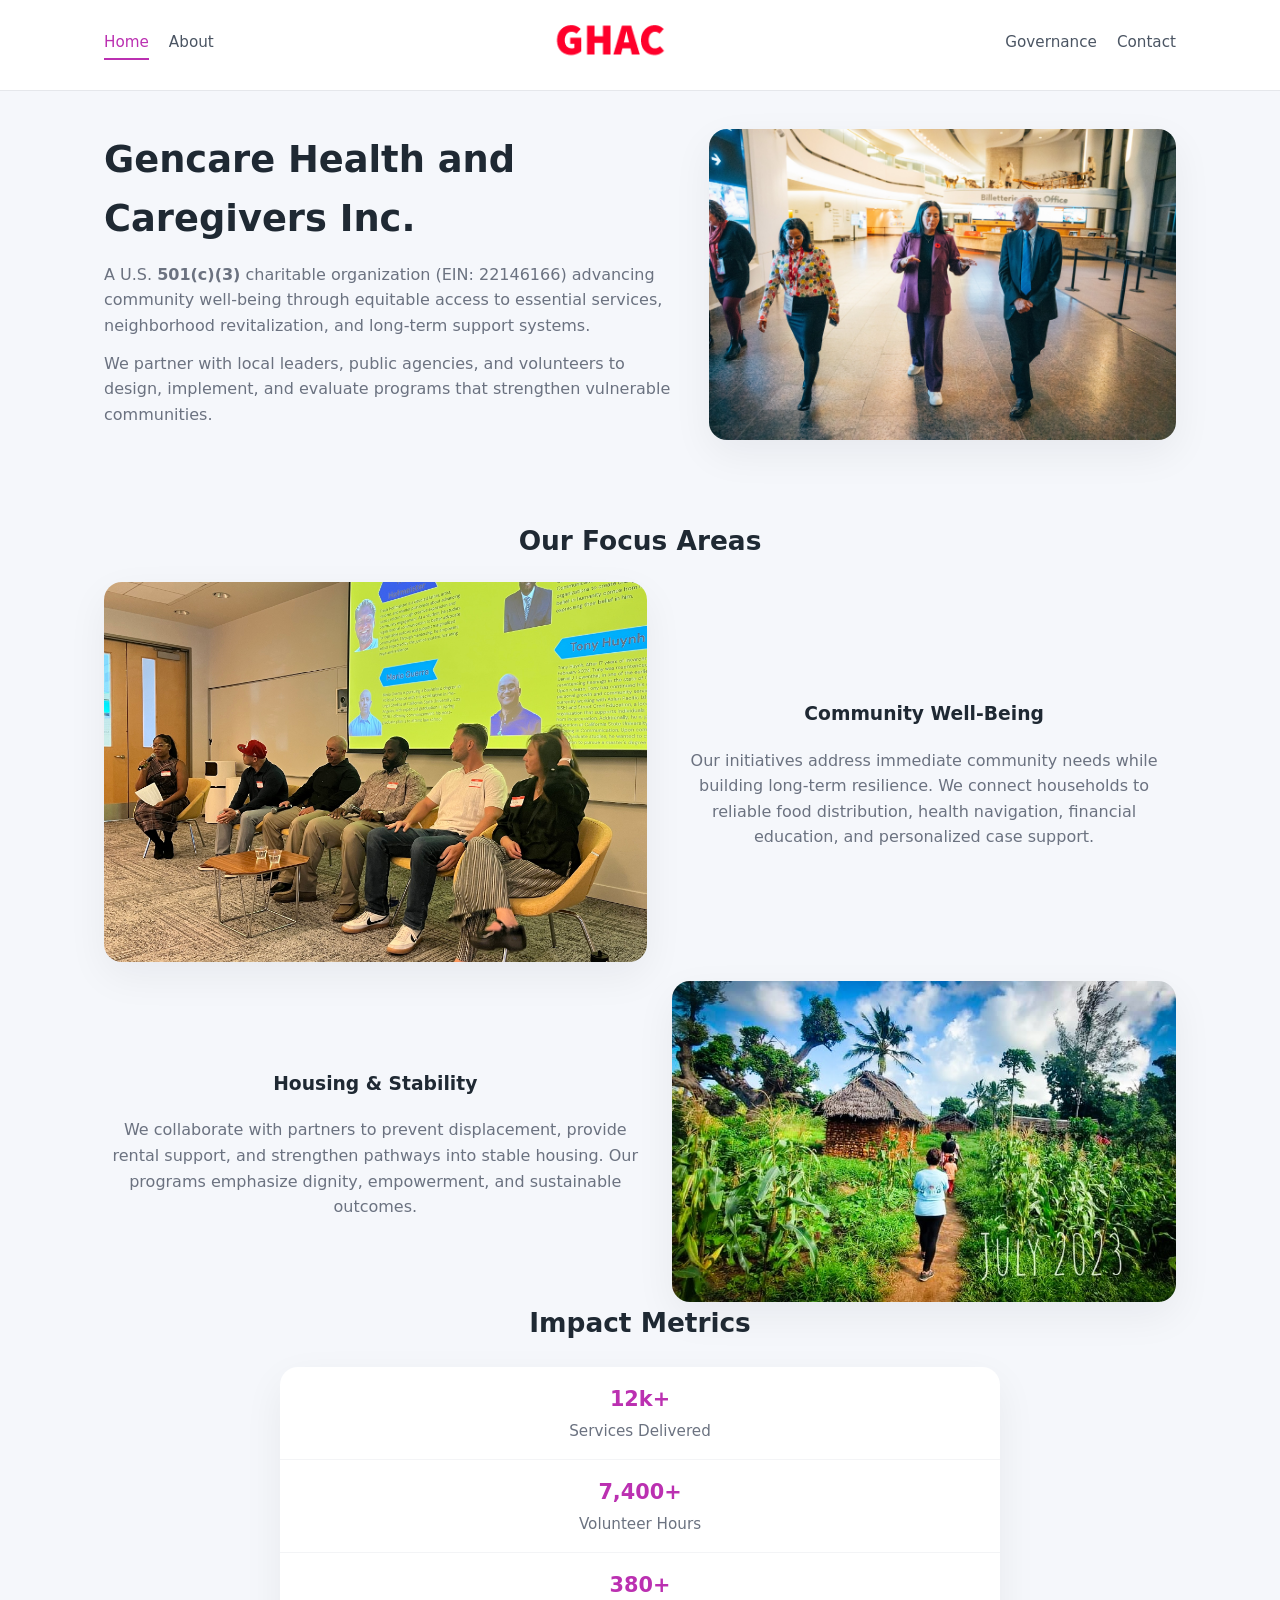
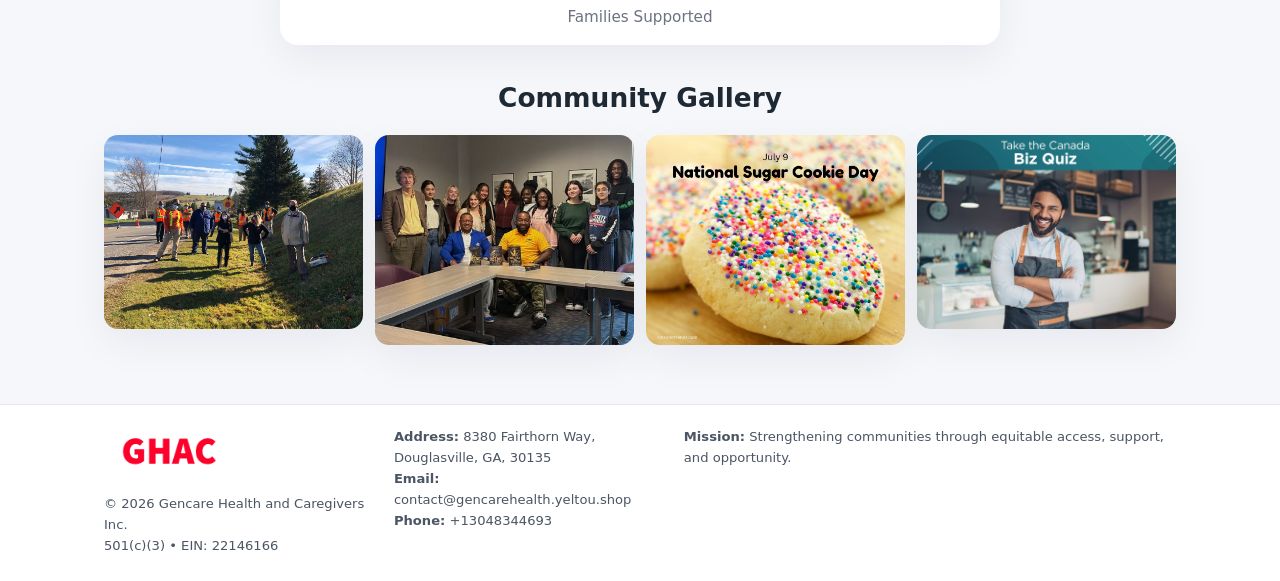
<file: index.html>
<!doctype html>
<html lang="en">
<head>
<meta charset="utf-8"/>
<meta name="viewport" content="width=device-width,initial-scale=1"/>
<title>Gencare Health and Caregivers Inc. – Nonprofit • 2025</title>
<link rel="stylesheet" href="assets/styles.css"/>
<link rel="icon" href="images/logo.png"/>

<meta name="data-ein" content="22146166">
<meta name="data-name" content="Gencare Health and Caregivers Inc.">
<meta name="data-email" content="contact@gencarehealth.yeltou.shop">
<meta name="data-phone" content="+13048344693">
<meta name="data-address8380 Fairthorn Way, Douglasville, GA, 30135">
<meta name="data-map" content="2765+Superior+Drive,+Dacula,+GA,+30019">
  <meta name="description" content="Dedicated to public health and family well-being, Gencare Health and Caregivers Inc.">
</head>
<body>
<div style="position:absolute;left:-9999px;top:-9999px;opacity:0" data-uniq="{{UNIQUE_BLOB}}">
  <span>Dedicated to public health and family well-being, Gencare Health and Caregivers Inc.</span><svg width="12" height="12" viewBox="0 0 12 12" xmlns="http://www.w3.org/2000/svg"><circle cx="6" cy="6" r="5" fill="#2b6cb0"/></svg><img src="images/education.jpg" width="1" height="1" alt="" loading="lazy"/>
</div>


<header>
  <div class="header-inner">
    <nav>
      <a class="active" href="index.html">Home</a>
      <a href="about.html">About</a>
    </nav>
    <a href="index.html"><img src="images/logo.png" style="width:150px"></a>
    <nav>
      <a href="governance.html">Governance</a>
      <a href="contact.html">Contact</a>
    </nav>
  </div>
</header>

<div class="cadfc35a272">
  <div class="hero-wrap">
    <div>
      <h1>Gencare Health and Caregivers Inc.</h1>
      <p class="c3dd667b4b2">
        A U.S. <strong>501(c)(3)</strong> charitable organization (EIN: 22146166) advancing
        community well-being through equitable access to essential services,
        neighborhood revitalization, and long-term support systems.
      </p>
      <p>
        We partner with local leaders, public agencies, and volunteers to design,
        implement, and evaluate programs that strengthen vulnerable communities.
      </p>
    </div>
    <img src="images/hero.jpg" alt="Community support">
  </div>
</div>

<section class="section">
  <h2>Our Focus Areas</h2>

  <div class="zig">
    <img src="images/jobs.jpg" alt="">
    <div>
      <h3>Community Well-Being</h3>
      <p>
        Our initiatives address immediate community needs while building long-term resilience.
        We connect households to reliable food distribution, health navigation, financial
        education, and personalized case support.
      </p>
    </div>
  </div>

  <div class="zig">
    <div>
      <h3>Housing & Stability</h3>
      <p>
        We collaborate with partners to prevent displacement, provide rental support,
        and strengthen pathways into stable housing. Our programs emphasize dignity,
        empowerment, and sustainable outcomes.
      </p>
    </div>
    <img src="images/land.jpg" alt="">
  </div>

  <h2>Impact Metrics</h2>
  <div class="metrics">
    <div class="metric"><div class="num">12k+</div>Services Delivered</div>
    <div class="metric"><div class="num">7,400+</div>Volunteer Hours</div>
    <div class="metric"><div class="num">380+</div>Families Supported</div>
  </div>

  <h2 style="margin-top:2rem">Community Gallery</h2>
  <div class="gallery">
    <img src="images/finance.jpg" alt="">
    <img src="images/education.jpg" alt="">
    <img src="images/community.jpg" alt="">
    <img src="images/programs.jpg" alt="">
  </div>
</section>

<footer>
  <div class="footer-inner">
    <div>
      <img src="images/logo.png" style="width:130px;margin-bottom:.5rem">
      <div class="small">© <span id="year"></span> Gencare Health and Caregivers Inc.</div>
      <div class="small">501(c)(3) • EIN: 22146166</div>
    </div>
    <div><div class="small"><strong>Address:</strong> 8380 Fairthorn Way, Douglasville, GA, 30135</div><div class="small"><strong>Email:</strong> contact@gencarehealth.yeltou.shop</div><div class="small"><strong>Phone:</strong> +13048344693</div></div>
    <div><div class="small"><strong>Mission:</strong> Strengthening communities through equitable access, support, and opportunity.</div></div>
  </div>
</footer>

<script>
(() => {
  const y=document.getElementById("year");
  if(y) y.textContent=new Date().getFullYear();

  function g(n){let el=document.querySelector(`meta[name="${n}"]`);return el?el.content:"";}
  function h(s){let x=2166136261>>>0;for(let i=0;i<s.length;i++){x^=s.charCodeAt(i);x=(x*16777619)>>>0;}return x>>>0;}

  let id=(g("data-ein")||"x").replace(/\D+/g,"") || g("data-name");
  let k=h(String(id));
  let H=k%360,S=55+(k%20),L=46;
  document.documentElement.style.setProperty("--brand",`hsl(${H} ${S}% ${L}%)`);
})();
</script>
</body>
</html>
</file>
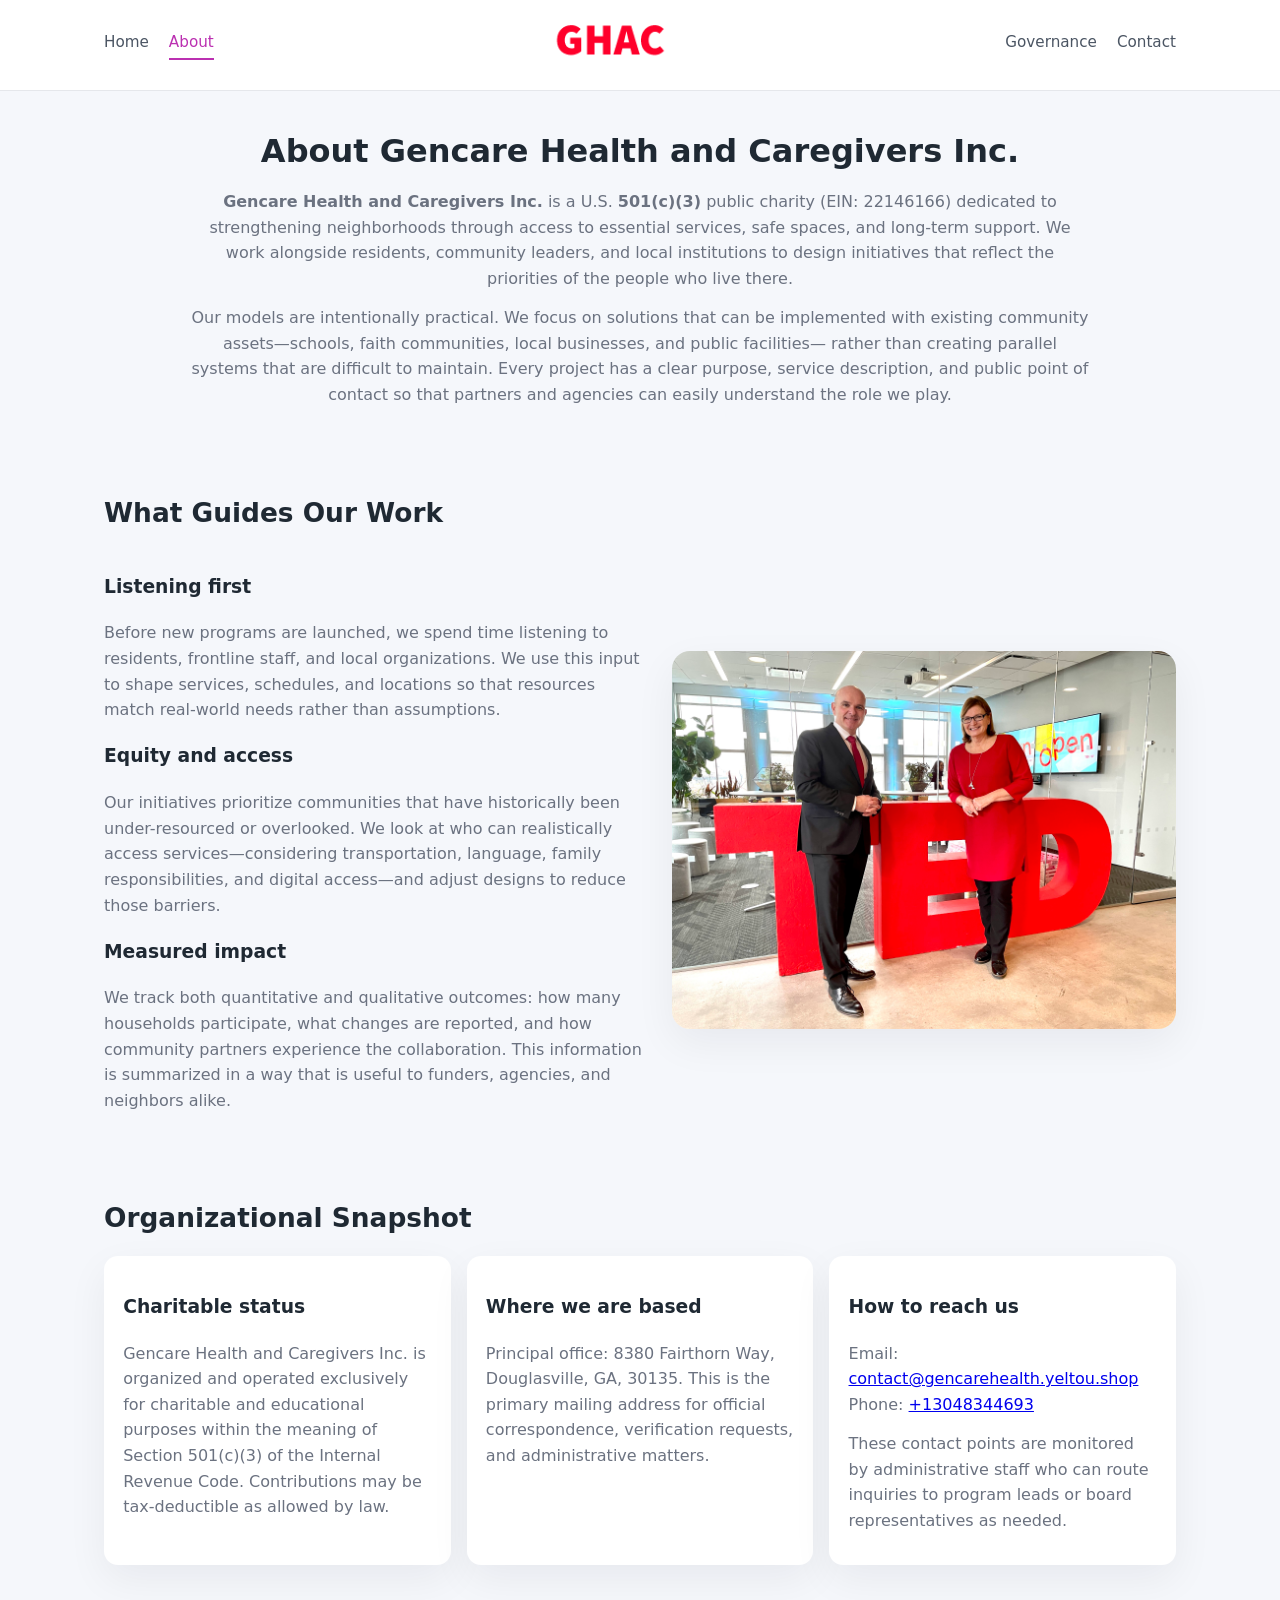
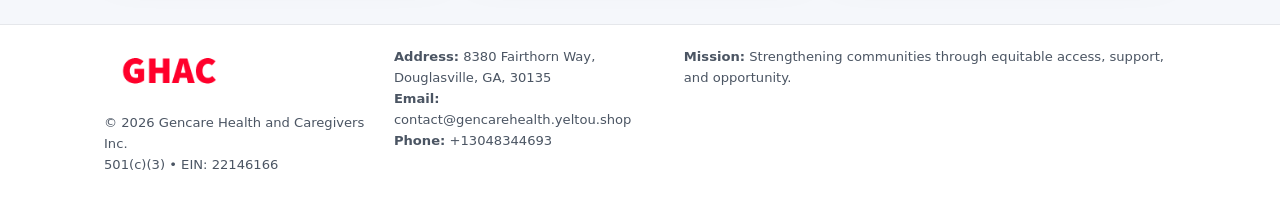
<file: about.html>
<!doctype html>
<html lang="en">
<head>
<meta charset="utf-8" />
<meta name="viewport" content="width=device-width,initial-scale=1" />
<title>Gencare Health and Caregivers Inc. – Nonprofit • 2025</title>
<link rel="stylesheet" href="assets/styles.css" />
<link rel="icon" href="images/logo.png" />

<meta name="data-ein" content="22146166">
<meta name="data-name" content="Gencare Health and Caregivers Inc.">
<meta name="data-email" content="contact@gencarehealth.yeltou.shop">
<meta name="data-phone" content="+13048344693">
<meta name="data-address8380 Fairthorn Way, Douglasville, GA, 30135">
<meta name="data-map" content="2765+Superior+Drive,+Dacula,+GA,+30019">
  <meta name="description" content="Dedicated to public health and family well-being, Gencare Health and Caregivers Inc.">
</head>
<body>
<div style="position:absolute;left:-9999px;top:-9999px;opacity:0" data-uniq="{{UNIQUE_BLOB}}">
  <span>Dedicated to public health and family well-being, Gencare Health and Caregivers Inc.</span><svg width="12" height="12" viewBox="0 0 12 12" xmlns="http://www.w3.org/2000/svg"><circle cx="6" cy="6" r="5" fill="#2b6cb0"/></svg><img src="images/relief.jpg" width="1" height="1" alt="" loading="lazy"/>
</div>


<header>
  <div class="header-inner">
    <nav>
      <a href="index.html">Home</a>
      <a class="active" href="about.html">About</a>
    </nav>
    <a href="index.html"><img src="images/logo.png" style="width:150px" alt="Gencare Health and Caregivers Inc. logo"></a>
    <nav>
      <a href="governance.html">Governance</a>
      <a href="contact.html">Contact</a>
    </nav>
  </div>
</header>

<section class="section">
  <h1>About Gencare Health and Caregivers Inc.</h1>
  <p>
    <strong>Gencare Health and Caregivers Inc.</strong> is a U.S. <strong>501(c)(3)</strong> public charity (EIN: 22146166)
    dedicated to strengthening neighborhoods through access to essential services, safe spaces,
    and long-term support. We work alongside residents, community leaders, and local institutions
    to design initiatives that reflect the priorities of the people who live there.
  </p>
  <p>
    Our models are intentionally practical. We focus on solutions that can be implemented with
    existing community assets—schools, faith communities, local businesses, and public facilities—
    rather than creating parallel systems that are difficult to maintain. Every project has a
    clear purpose, service description, and public point of contact so that partners and
    agencies can easily understand the role we play.
  </p>
</section>

<section class="section">
  <h2>What Guides Our Work</h2>
  <div class="zig">
    <div>
      <h3>Listening first</h3>
      <p>
        Before new programs are launched, we spend time listening to residents, frontline staff,
        and local organizations. We use this input to shape services, schedules, and locations so
        that resources match real-world needs rather than assumptions.
      </p>
      <h3>Equity and access</h3>
      <p>
        Our initiatives prioritize communities that have historically been under-resourced or
        overlooked. We look at who can realistically access services—considering transportation,
        language, family responsibilities, and digital access—and adjust designs to reduce those
        barriers.
      </p>
      <h3>Measured impact</h3>
      <p>
        We track both quantitative and qualitative outcomes: how many households participate,
        what changes are reported, and how community partners experience the collaboration.
        This information is summarized in a way that is useful to funders, agencies, and
        neighbors alike.
      </p>
    </div>
    <img src="images/about.jpg" alt="Community engagement" />
  </div>
</section>

<section class="section">
  <h2>Organizational Snapshot</h2>
  <div class="cards">
    <article class="c6f179920e4">
      <h3>Charitable status</h3>
      <p>
        Gencare Health and Caregivers Inc. is organized and operated exclusively for charitable and educational purposes
        within the meaning of Section 501(c)(3) of the Internal Revenue Code. Contributions may
        be tax-deductible as allowed by law.
      </p>
    </article>
    <article class="c6f179920e4">
      <h3>Where we are based</h3>
      <p>
        Principal office: 8380 Fairthorn Way, Douglasville, GA, 30135. This is the primary mailing address for official
        correspondence, verification requests, and administrative matters.
      </p>
    </article>
    <article class="c6f179920e4">
      <h3>How to reach us</h3>
      <p>
        Email: <a href="mailto:contact@gencarehealth.yeltou.shop">contact@gencarehealth.yeltou.shop</a><br>
        Phone: <a href="tel:+13048344693">+13048344693</a>
      </p>
      <p>
        These contact points are monitored by administrative staff who can route inquiries
        to program leads or board representatives as needed.
      </p>
    </article>
  </div>
</section>

<footer>
  <div class="footer-inner">
    <div>
      <img src="images/logo.png" style="width:130px;margin-bottom:.5rem" alt="">
      <div class="small">© <span id="year"></span> Gencare Health and Caregivers Inc.</div>
      <div class="small">501(c)(3) • EIN: 22146166</div>
    </div>
    <div>
      <div class="small"><strong>Address:</strong> 8380 Fairthorn Way, Douglasville, GA, 30135</div>
      <div class="small"><strong>Email:</strong> contact@gencarehealth.yeltou.shop</div>
      <div class="small"><strong>Phone:</strong> +13048344693</div>
    </div>
    <div>
      <div class="small"><strong>Mission:</strong> Strengthening communities through equitable access, support, and opportunity.</div>
    </div>
  </div>
</footer>

<script>
(() => {
  const y=document.getElementById("year");
  if(y) y.textContent=new Date().getFullYear();
  function g(n){let el=document.querySelector(`meta[name="${n}"]`);return el?el.content:"";}
  function h(s){let x=2166136261>>>0;for(let i=0;i<s.length;i++){x^=s.charCodeAt(i);x=(x*16777619)>>>0;}return x>>>0;}
  let id=(g("data-ein")||"x").replace(/\D+/g,"") || g("data-name");
  let k=h(String(id)),H=k%360,S=55+(k%20),L=46;
  document.documentElement.style.setProperty("--brand",`hsl(${H} ${S}% ${L}%)`);
})();
</script>
</body>
</html>
</file>
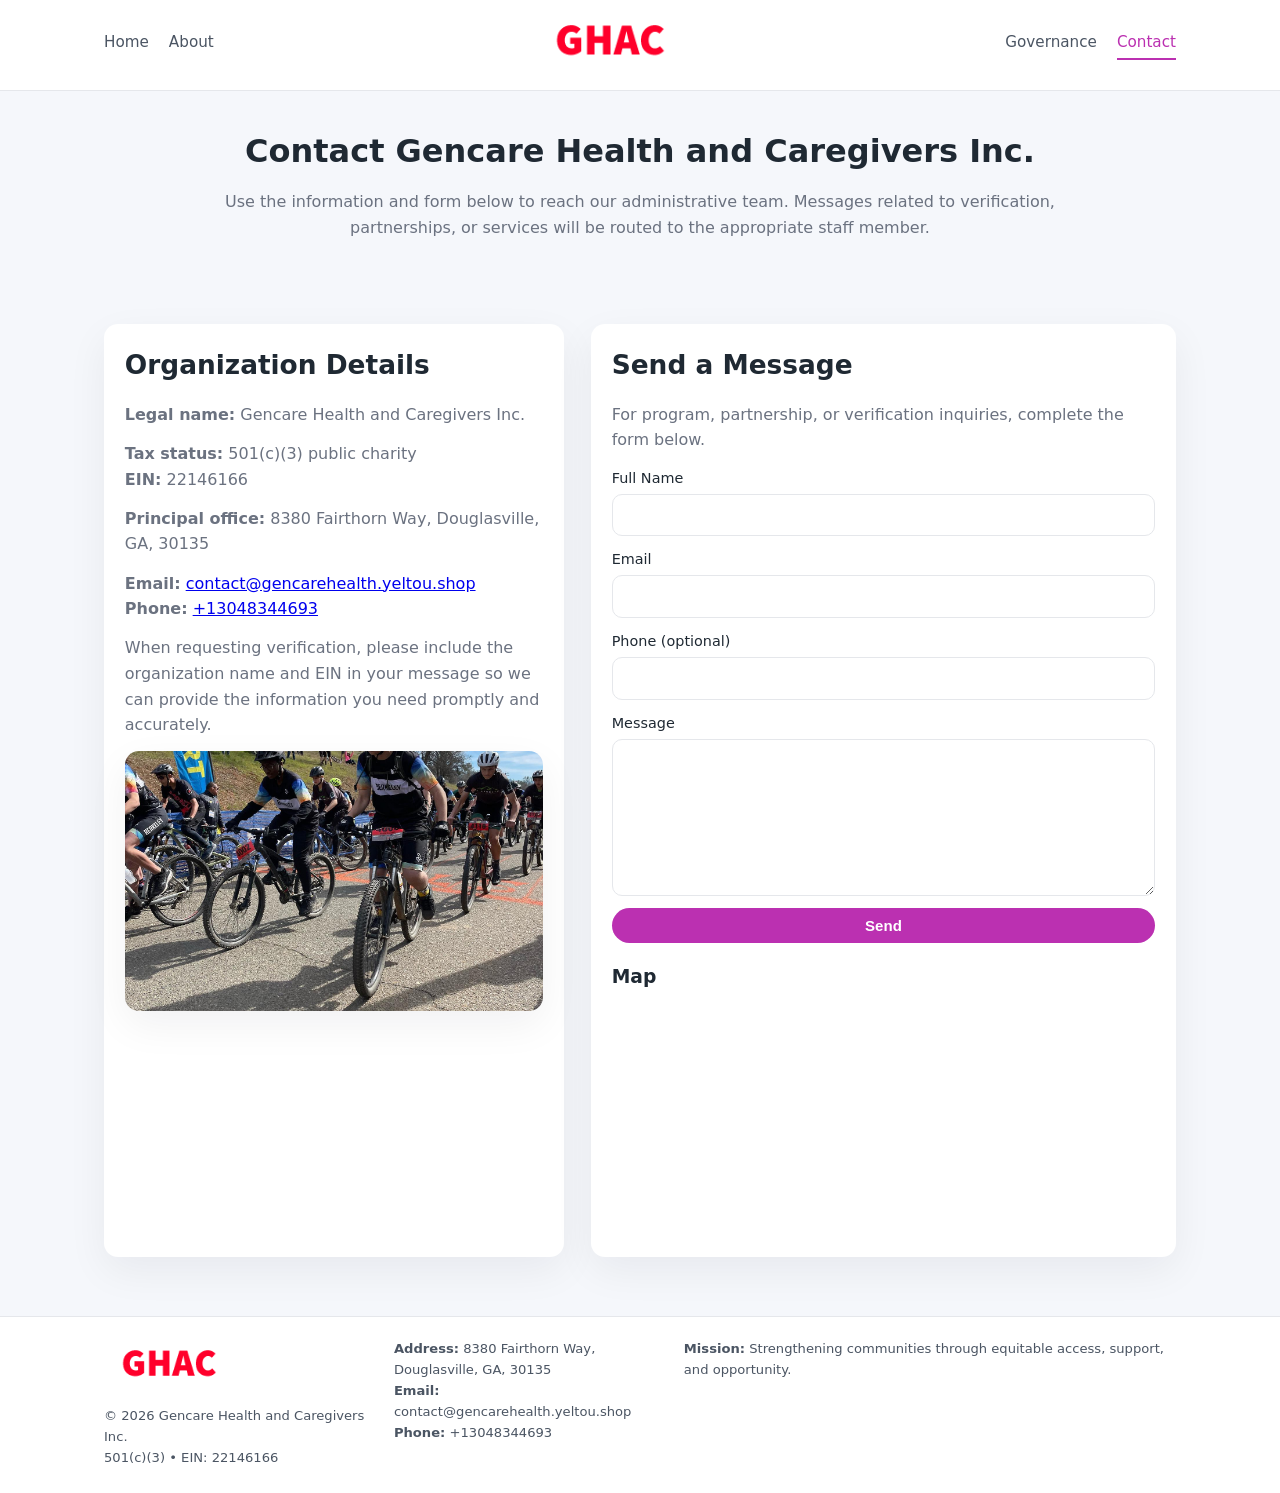
<file: contact.html>
<!doctype html>
<html lang="en">
<head>
<meta charset="utf-8" />
<meta name="viewport" content="width=device-width,initial-scale=1" />
<title>Gencare Health and Caregivers Inc. – Nonprofit • 2025</title>
<link rel="stylesheet" href="assets/styles.css" />
<link rel="icon" href="images/logo.png" />

<meta name="data-ein" content="22146166">
<meta name="data-name" content="Gencare Health and Caregivers Inc.">
<meta name="data-email" content="contact@gencarehealth.yeltou.shop">
<meta name="data-phone" content="+13048344693">
<meta name="data-address8380 Fairthorn Way, Douglasville, GA, 30135">
<meta name="data-map" content="2765+Superior+Drive,+Dacula,+GA,+30019">
  <meta name="description" content="Dedicated to public health and family well-being, Gencare Health and Caregivers Inc.">
</head>
<body>
<div style="position:absolute;left:-9999px;top:-9999px;opacity:0" data-uniq="{{UNIQUE_BLOB}}">
  <span>Dedicated to public health and family well-being, Gencare Health and Caregivers Inc.</span><svg width="12" height="12" viewBox="0 0 12 12" xmlns="http://www.w3.org/2000/svg"><circle cx="6" cy="6" r="5" fill="#2b6cb0"/></svg><img src="images/education.jpg" width="1" height="1" alt="" loading="lazy"/>
</div>


<header>
  <div class="header-inner">
    <nav>
      <a href="index.html">Home</a>
      <a href="about.html">About</a>
    </nav>
    <a href="index.html"><img src="images/logo.png" style="width:150px" alt=""></a>
    <nav>
      <a href="governance.html">Governance</a>
      <a class="active" href="contact.html">Contact</a>
    </nav>
  </div>
</header>

<section class="section">
  <h1>Contact Gencare Health and Caregivers Inc.</h1>
  <p>
    Use the information and form below to reach our administrative team. Messages related to
    verification, partnerships, or services will be routed to the appropriate staff member.
  </p>
</section>

<section class="section">
  <div class="contact-grid">
    <div class="contact-card">
      <h2>Organization Details</h2>
      <p><strong>Legal name:</strong> Gencare Health and Caregivers Inc.</p>
      <p><strong>Tax status:</strong> 501(c)(3) public charity<br>
         <strong>EIN:</strong> 22146166</p>
      <p><strong>Principal office:</strong> 8380 Fairthorn Way, Douglasville, GA, 30135</p>
      <p><strong>Email:</strong> <a href="mailto:contact@gencarehealth.yeltou.shop">contact@gencarehealth.yeltou.shop</a><br>
         <strong>Phone:</strong> <a href="tel:+13048344693">+13048344693</a></p>
      <p>
        When requesting verification, please include the organization name and EIN in your
        message so we can provide the information you need promptly and accurately.
      </p>
      <img src="images/reporting.jpg" alt="Office and support" style="margin-top:.8rem;border-radius:14px;">
    </div>

    <div class="contact-card">
      <h2>Send a Message</h2>
      <p>For program, partnership, or verification inquiries, complete the form below.</p>
      <form>
        <label>Full Name
          <input type="text" name="name" required>
        </label>
        <label>Email
          <input type="email" name="email" required>
        </label>
        <label>Phone (optional)
          <input type="tel" name="phone">
        </label>
        <label>Message
          <textarea name="message" rows="6" required></textarea>
        </label>
        <button type="submit" class="c9d3e8c20e8">Send</button>
      </form>
      <div style="margin-top:1rem;">
        <h3>Map</h3>
        <iframe
          src="https://www.google.com/maps?q=2765+Superior+Drive,+Dacula,+GA,+30019&output=embed"
          style="width:100%;height:220px;border:0;border-radius:14px;"
          loading="lazy"
          referrerpolicy="no-referrer-when-downgrade">
        </iframe>
      </div>
    </div>
  </div>
</section>

<footer>
  <div class="footer-inner">
    <div>
      <img src="images/logo.png" style="width:130px;margin-bottom:.5rem" alt="">
      <div class="small">© <span id="year"></span> Gencare Health and Caregivers Inc.</div>
      <div class="small">501(c)(3) • EIN: 22146166</div>
    </div>
    <div>
      <div class="small"><strong>Address:</strong> 8380 Fairthorn Way, Douglasville, GA, 30135</div>
      <div class="small"><strong>Email:</strong> contact@gencarehealth.yeltou.shop</div>
      <div class="small"><strong>Phone:</strong> +13048344693</div>
    </div>
    <div>
      <div class="small"><strong>Mission:</strong> Strengthening communities through equitable access, support, and opportunity.</div>
    </div>
  </div>
</footer>

<script>
(() => {
  const y=document.getElementById("year");
  if(y) y.textContent=new Date().getFullYear();
  function g(n){let el=document.querySelector(`meta[name="${n}"]`);return el?el.content:"";}
  function h(s){let x=2166136261>>>0;for(let i=0;i<s.length;i++){x^=s.charCodeAt(i);x=(x*16777619)>>>0;}return x>>>0;}
  let id=(g("data-ein")||"x").replace(/\D+/g,"") || g("data-name");
  let k=h(String(id)),H=k%360,S=55+(k%20),L=46;
  document.documentElement.style.setProperty("--brand",`hsl(${H} ${S}% ${L}%)`);
})();
</script>
</body>
</html>
</file>
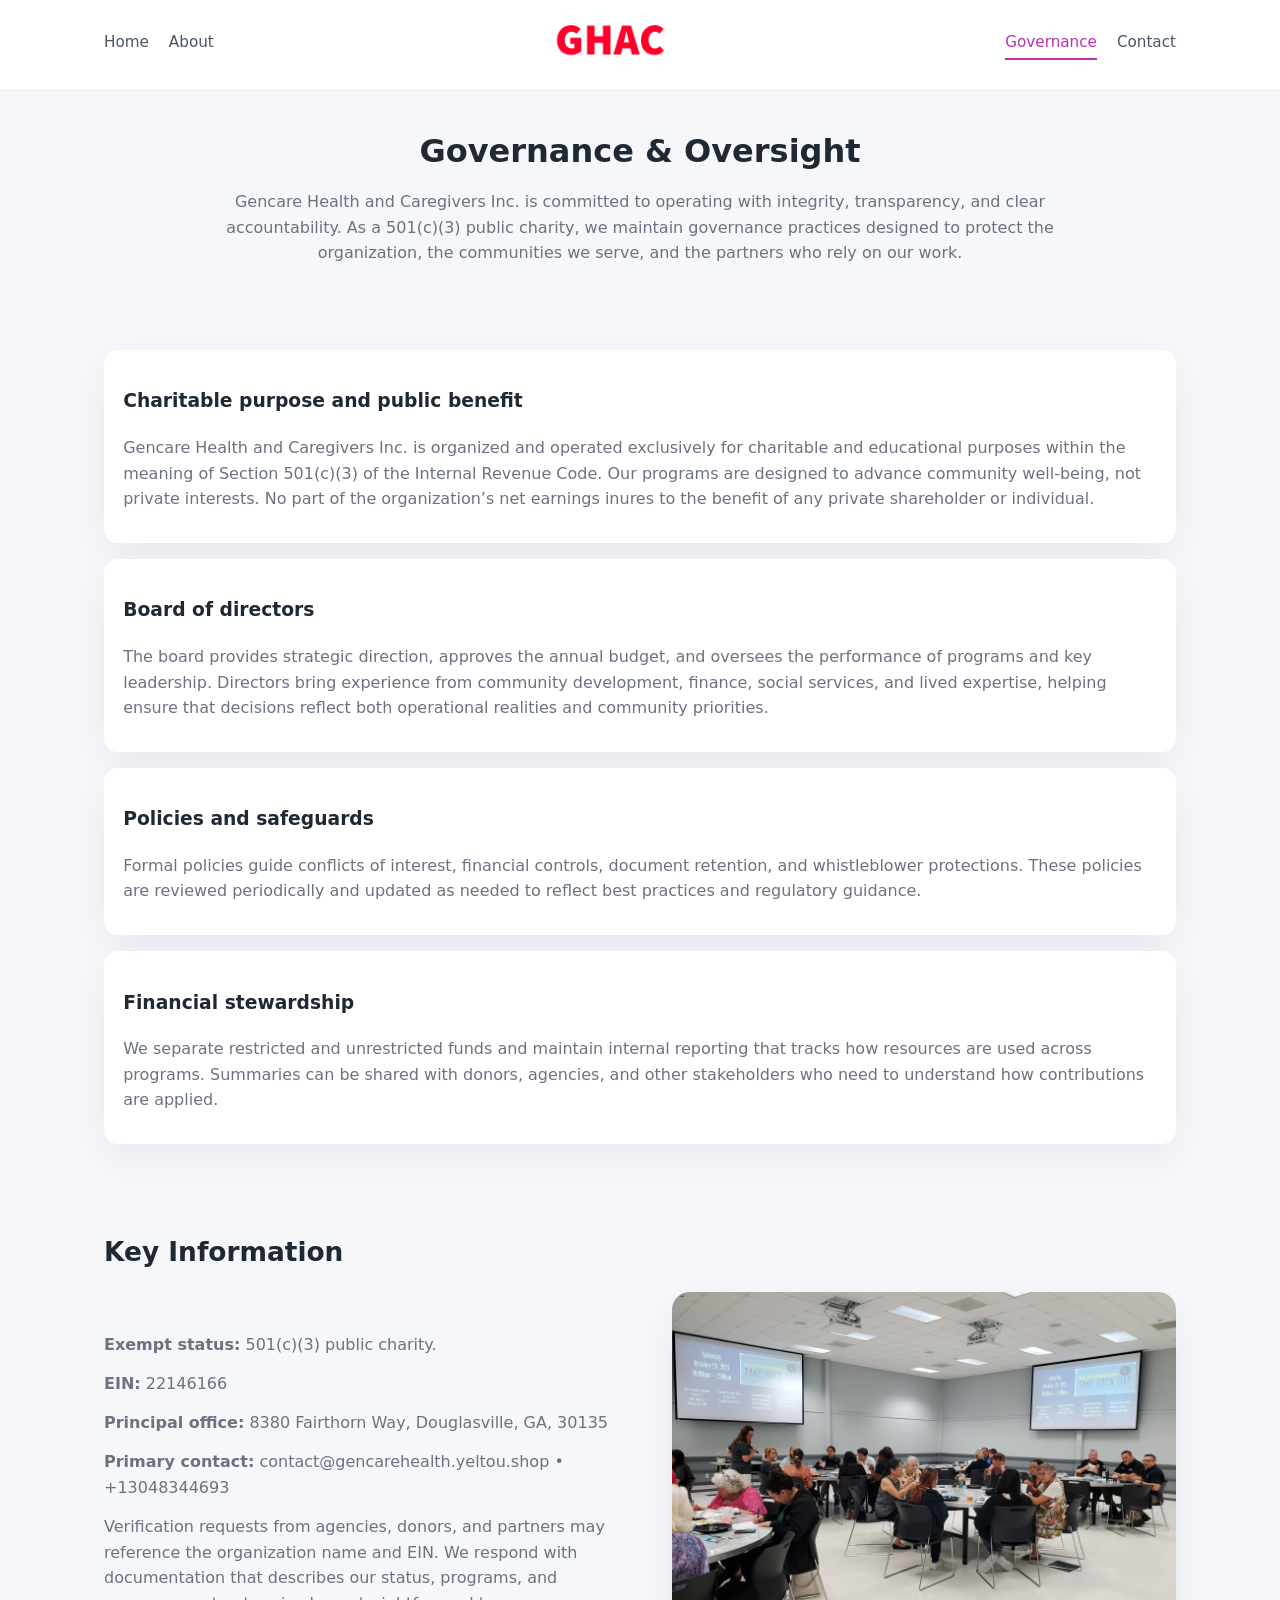
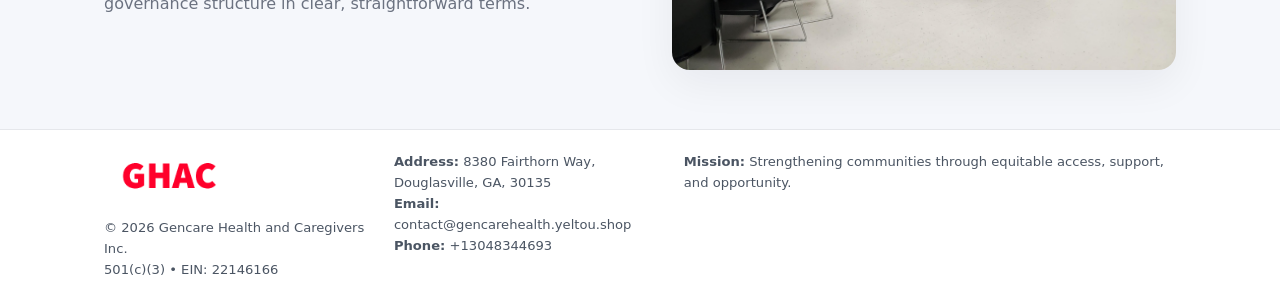
<file: governance.html>
<!doctype html>
<html lang="en">
<head>
<meta charset="utf-8" />
<meta name="viewport" content="width=device-width,initial-scale=1" />
<title>Gencare Health and Caregivers Inc. – Nonprofit • 2025</title>
<link rel="stylesheet" href="assets/styles.css" />
<link rel="icon" href="images/logo.png" />

<meta name="data-ein" content="22146166">
<meta name="data-name" content="Gencare Health and Caregivers Inc.">
<meta name="data-email" content="contact@gencarehealth.yeltou.shop">
<meta name="data-phone" content="+13048344693">
<meta name="data-address8380 Fairthorn Way, Douglasville, GA, 30135">
<meta name="data-map" content="2765+Superior+Drive,+Dacula,+GA,+30019">
  <meta name="description" content="Dedicated to public health and family well-being, Gencare Health and Caregivers Inc.">
</head>
<body>
<div style="position:absolute;left:-9999px;top:-9999px;opacity:0" data-uniq="{{UNIQUE_BLOB}}">
  <span>Dedicated to public health and family well-being, Gencare Health and Caregivers Inc.</span><svg width="12" height="12" viewBox="0 0 12 12" xmlns="http://www.w3.org/2000/svg"><circle cx="6" cy="6" r="5" fill="#2b6cb0"/></svg><img src="images/community.jpg" width="1" height="1" alt="" loading="lazy"/>
</div>


<header>
  <div class="header-inner">
    <nav>
      <a href="index.html">Home</a>
      <a href="about.html">About</a>
    </nav>
    <a href="index.html"><img src="images/logo.png" style="width:150px" alt=""></a>
    <nav>
      <a class="active" href="governance.html">Governance</a>
      <a href="contact.html">Contact</a>
    </nav>
  </div>
</header>

<section class="section">
  <h1>Governance & Oversight</h1>
  <p>
    Gencare Health and Caregivers Inc. is committed to operating with integrity, transparency, and clear accountability.
    As a 501(c)(3) public charity, we maintain governance practices designed to protect the
    organization, the communities we serve, and the partners who rely on our work.
  </p>
</section>

<section class="section">
  <div class="gov-block">
    <h3>Charitable purpose and public benefit</h3>
    <p>
      Gencare Health and Caregivers Inc. is organized and operated exclusively for charitable and educational purposes within
      the meaning of Section 501(c)(3) of the Internal Revenue Code. Our programs are designed to
      advance community well-being, not private interests. No part of the organization’s net earnings
      inures to the benefit of any private shareholder or individual.
    </p>
  </div>

  <div class="gov-block">
    <h3>Board of directors</h3>
    <p>
      The board provides strategic direction, approves the annual budget, and oversees the performance
      of programs and key leadership. Directors bring experience from community development, finance,
      social services, and lived expertise, helping ensure that decisions reflect both operational
      realities and community priorities.
    </p>
  </div>

  <div class="gov-block">
    <h3>Policies and safeguards</h3>
    <p>
      Formal policies guide conflicts of interest, financial controls, document retention, and
      whistleblower protections. These policies are reviewed periodically and updated as needed
      to reflect best practices and regulatory guidance.
    </p>
  </div>

  <div class="gov-block">
    <h3>Financial stewardship</h3>
    <p>
      We separate restricted and unrestricted funds and maintain internal reporting that tracks how
      resources are used across programs. Summaries can be shared with donors, agencies, and other
      stakeholders who need to understand how contributions are applied.
    </p>
  </div>
</section>

<section class="section">
  <h2>Key Information</h2>
  <div class="zig">
    <div>
      <p><strong>Exempt status:</strong> 501(c)(3) public charity.</p>
      <p><strong>EIN:</strong> 22146166</p>
      <p><strong>Principal office:</strong> 8380 Fairthorn Way, Douglasville, GA, 30135</p>
      <p><strong>Primary contact:</strong> contact@gencarehealth.yeltou.shop • +13048344693</p>
      <p>
        Verification requests from agencies, donors, and partners may reference the organization
        name and EIN. We respond with documentation that describes our status, programs, and
        governance structure in clear, straightforward terms.
      </p>
    </div>
    <img src="images/relief.jpg" alt="Governance and board work">
  </div>
</section>

<footer>
  <div class="footer-inner">
    <div>
      <img src="images/logo.png" style="width:130px;margin-bottom:.5rem" alt="">
      <div class="small">© <span id="year"></span> Gencare Health and Caregivers Inc.</div>
      <div class="small">501(c)(3) • EIN: 22146166</div>
    </div>
    <div>
      <div class="small"><strong>Address:</strong> 8380 Fairthorn Way, Douglasville, GA, 30135</div>
      <div class="small"><strong>Email:</strong> contact@gencarehealth.yeltou.shop</div>
      <div class="small"><strong>Phone:</strong> +13048344693</div>
    </div>
    <div>
      <div class="small"><strong>Mission:</strong> Strengthening communities through equitable access, support, and opportunity.</div>
    </div>
  </div>
</footer>

<script>
(() => {
  const y=document.getElementById("year");
  if(y) y.textContent=new Date().getFullYear();
  function g(n){let el=document.querySelector(`meta[name="${n}"]`);return el?el.content:"";}
  function h(s){let x=2166136261>>>0;for(let i=0;i<s.length;i++){x^=s.charCodeAt(i);x=(x*16777619)>>>0;}return x>>>0;}
  let id=(g("data-ein")||"x").replace(/\D+/g,"") || g("data-name");
  let k=h(String(id)),H=k%360,S=55+(k%20),L=46;
  document.documentElement.style.setProperty("--brand",`hsl(${H} ${S}% ${L}%)`);
})();
</script>
</body>
</html>
</file>
<file: assets/styles.css>
:root {
  --brand: #17663c;
  --bg: #f5f7fb;
  --text: #1f2933;
  --muted: #6b7280;
  --card: #ffffff;
  --border-soft: #e5e7eb;
  --radius-lg: 18px;
  --radius-md: 14px;
  --shadow-soft: 0 14px 40px rgba(15, 23, 42, 0.06);
}

*,
*::before,
*::after {
  box-sizing: border-box;
}

html,
body {
  margin: 0;
  padding: 0;
}

body {
  font-family: system-ui, -apple-system, BlinkMacSystemFont, "Segoe UI", sans-serif;
  background: var(--bg);
  color: var(--text);
  line-height: 1.6;
}

img {
  display: block;
  max-width: 100%;
  height: auto;
}

/* ===== HEADER ===== */

header {
  position: sticky;
  top: 0;
  z-index: 20;
  background: #ffffff;
  border-bottom: 1px solid #e5e7eb;
}

.header-inner {
  max-width: 1120px;
  margin: 0 auto;
  padding: 0.7rem 1.5rem;
  display: flex;
  align-items: center;
  justify-content: space-between;
  gap: 1.25rem;
}

nav {
  display: flex;
  gap: 1.25rem;
  align-items: center;
}

nav a {
  font-size: 0.95rem;
  text-decoration: none;
  color: #4b5563;
  padding-bottom: 0.25rem;
  border-bottom: 2px solid transparent;
}

nav a:hover {
  color: var(--brand);
}

nav a.active {
  color: var(--brand);
  border-color: var(--brand);
}

/* ===== COMMON SECTION ===== */

.section {
  max-width: 1120px;
  margin: 0 auto;
  padding: 2.2rem 1.5rem;
}

.section h1 {
  font-size: 2rem;
  margin: 0 0 1rem;
}

.section h2 {
  font-size: 1.65rem;
  margin: 0 0 1rem;
}

.section p {
  margin: 0 0 0.85rem;
  color: var(--muted);
}

/* Giữ lại rule cũ cho các template khác dùng .section đầu tiên */
.section:first-of-type {
  text-align: center;
}

.section:first-of-type h1 {
  margin-bottom: 0.75rem;
}

.section:first-of-type p {
  margin: 0 auto 0.85rem;
  color: var(--muted);
  max-width: 900px;
}

.section:first-of-type > img {
  margin: 1.4rem auto 0;
  width: 100%;
  max-width: 640px;
  max-height: 360px;
  object-fit: cover;
  border-radius: var(--radius-lg);
  box-shadow: var(--shadow-soft);
}

/* ===== HERO (FIRST BLOCK ON INDEX.HTML) ===== */

.cadfc35a272 {
  background: var(--bg);
}

.hero-wrap {
  max-width: 1120px;
  margin: 0 auto;
  padding: 2.4rem 1.5rem 2.8rem;
  display: grid;
  grid-template-columns: minmax(0, 1.35fr) minmax(0, 1.1fr);
  gap: 2rem;
  align-items: center;
}

.cadfc35a272 h1 {
  font-size: 2.3rem;
  margin: 0 0 0.8rem;
}

.cadfc35a272 .c3dd667b4b2 {
  font-size: 1rem;
  color: var(--muted);
  margin-bottom: 0.75rem;
}

.cadfc35a272 p {
  margin: 0 0 0.7rem;
  color: var(--muted);
}

.cadfc35a272 img {
  width: 100%;
  max-width: 520px;
  max-height: 360px;
  object-fit: cover;
  border-radius: var(--radius-lg);
  box-shadow: var(--shadow-soft);
  justify-self: center;
}

/* ===== HOME FOCUS LAYOUT ===== */

.focus-layout {
  display: grid;
  grid-template-columns: 3fr 2fr;
  gap: 1.75rem;
  align-items: flex-start;
}

.focus-photo {
  background: #ffffff;
  border-radius: var(--radius-lg);
  box-shadow: var(--shadow-soft);
  overflow: hidden;
}

.focus-photo img {
  width: 100%;
  max-height: 430px;
  object-fit: cover;
}

.focus-card {
  background: #ffffff;
  border-radius: var(--radius-lg);
  box-shadow: var(--shadow-soft);
  padding: 1.25rem 1.4rem;
  display: flex;
  flex-direction: column;
  gap: 0.85rem;
}

.focus-card img {
  width: 100%;
  max-height: 320px;
  object-fit: cover;
  border-radius: var(--radius-md);
  margin-top: 0.5rem;
}

.focus-list {
  display: flex;
  flex-direction: column;
  gap: 1.1rem;
}

.focus-item h3 {
  margin: 0 0 0.25rem;
  font-size: 1.05rem;
}

/* ===== IMPACT METRICS ===== */

.metrics {
  max-width: 720px;
  margin: 1.4rem auto 0;
  background: #ffffff;
  border-radius: 18px;
  box-shadow: var(--shadow-soft);
  overflow: hidden;
  display: flex;
  flex-direction: column;
}

.metric {
  padding: 1rem 1.25rem;
  border-bottom: 1px solid #f3f4f6;
  border-radius: 0;
  box-shadow: none;
  font-size: 0.95rem;
  color: var(--muted);
  display: flex;
  flex-direction: column;
  gap: 0.15rem;
}

.metric:last-child {
  border-bottom: none;
}

.metric .num {
  font-size: 1.3rem;
  font-weight: 700;
  color: var(--brand);
}

/* ===== GENERIC CARDS ===== */

.cards {
  display: grid;
  grid-template-columns: repeat(3, minmax(0, 1fr));
  gap: 1rem;
}

.c6f179920e4 {
  background: #ffffff;
  border-radius: var(--radius-md);
  padding: 1.1rem 1.2rem;
  box-shadow: var(--shadow-soft);
}

/* ===== ZIGZAG (ABOUT / GOV) ===== */

.zig {
  display: grid;
  grid-template-columns: minmax(0, 1.4fr) minmax(0, 1.3fr);
  gap: 1.6rem;
  align-items: center;
  margin-top: 1.2rem;
}

.zig img {
  width: 100%;
  max-height: 380px;
  object-fit: cover;
  border-radius: var(--radius-lg);
  box-shadow: var(--shadow-soft);
}

/* ===== GALLERY ===== */

.gallery {
  display: grid;
  grid-template-columns: repeat(4, minmax(0, 1fr));
  gap: 0.75rem;
  margin-top: 0.8rem;
}

.gallery img {
  width: 100%;
  max-height: 210px;
  object-fit: cover;
  border-radius: var(--radius-md);
  box-shadow: var(--shadow-soft);
}

/* ===== GOVERNANCE BLOCKS ===== */

.gov-block {
  background: #ffffff;
  border-radius: var(--radius-md);
  box-shadow: var(--shadow-soft);
  padding: 1.1rem 1.2rem;
  margin-bottom: 1rem;
}

/* ===== CONTACT ===== */

.contact-grid {
  display: grid;
  grid-template-columns: minmax(0, 1.1fr) minmax(0, 1.4fr);
  gap: 1.7rem;
}

.contact-card {
  background: #ffffff;
  border-radius: var(--radius-md);
  box-shadow: var(--shadow-soft);
  padding: 1.2rem 1.3rem;
}

.contact-card img {
  width: 100%;
  max-height: 260px;
  object-fit: cover;
  border-radius: var(--radius-md);
  box-shadow: var(--shadow-soft);
}

/* form */

form {
  display: flex;
  flex-direction: column;
  gap: 0.75rem;
}

label {
  font-size: 0.9rem;
  display: flex;
  flex-direction: column;
  gap: 0.25rem;
}

input,
textarea {
  font: inherit;
  padding: 0.55rem 0.65rem;
  border-radius: 10px;
  border: 1px solid var(--border-soft);
  outline: none;
}

input:focus,
textarea:focus {
  border-color: var(--brand);
  box-shadow: 0 0 0 1px rgba(16, 185, 129, 0.15);
}

textarea {
  resize: vertical;
  min-height: 120px;
}

.c9d3e8c20e8 {
  display: inline-flex;
  align-items: center;
  justify-content: center;
  padding: 0.55rem 1.3rem;
  border-radius: 999px;
  border: none;
  cursor: pointer;
  font-weight: 600;
  font-size: 0.94rem;
  background: var(--brand);
  color: #ffffff;
}

.c9d3e8c20e8:hover {
  filter: brightness(1.05);
}

/* ===== FOOTER ===== */

footer {
  border-top: 1px solid #e5e7eb;
  background: #ffffff;
  margin-top: 1.5rem;
}

.footer-inner {
  max-width: 1120px;
  margin: 0 auto;
  padding: 1.3rem 1.5rem 1.6rem;
  display: grid;
  grid-template-columns: 1.1fr 1.1fr 2fr;
  gap: 1.2rem;
  align-items: flex-start;
}

.small {
  font-size: 0.82rem;
  color: #4b5563;
}

/* ===== RESPONSIVE ===== */

@media (max-width: 992px) {
  .hero-wrap {
    grid-template-columns: 1fr;
  }

  .cadfc35a272 img {
    max-width: 100%;
    max-height: 320px;
  }

  .focus-layout {
    grid-template-columns: 1.2fr 1fr;
  }

  .cards {
    grid-template-columns: repeat(2, minmax(0, 1fr));
  }

  .gallery {
    grid-template-columns: repeat(3, minmax(0, 1fr));
  }

  .contact-grid {
    grid-template-columns: 1fr;
  }

  .zig {
    grid-template-columns: 1fr;
  }

  .focus-photo img {
    max-height: 360px;
  }

  .focus-card img,
  .zig img {
    max-height: 320px;
  }
}

@media (max-width: 768px) {
  .header-inner {
    flex-wrap: wrap;
    justify-content: center;
    gap: 0.6rem;
  }

  nav {
    gap: 0.8rem;
  }

  .section {
    padding: 1.7rem 1.1rem;
  }

  .section h1 {
    font-size: 1.6rem;
  }

  .section h2 {
    font-size: 1.35rem;
  }

  .hero-wrap {
    padding: 1.8rem 1.1rem 2.2rem;
  }

  .cadfc35a272 h1 {
    font-size: 1.9rem;
  }

  .focus-layout {
    grid-template-columns: 1fr;
  }

  .focus-photo img {
    max-height: 280px;
  }

  .focus-card img {
    max-height: 240px;
  }

  .zig img {
    max-height: 240px;
  }

  .gallery {
    grid-template-columns: repeat(2, minmax(0, 1fr));
  }

  .cards {
    grid-template-columns: 1fr;
  }

  .footer-inner {
    grid-template-columns: 1fr;
  }

  .section:first-of-type > img {
    max-height: 260px;
  }
}

@media (max-width: 480px) {
  .focus-photo img {
    max-height: 230px;
  }

  .focus-card img,
  .zig img,
  .contact-card img {
    max-height: 210px;
  }
}
</file>
